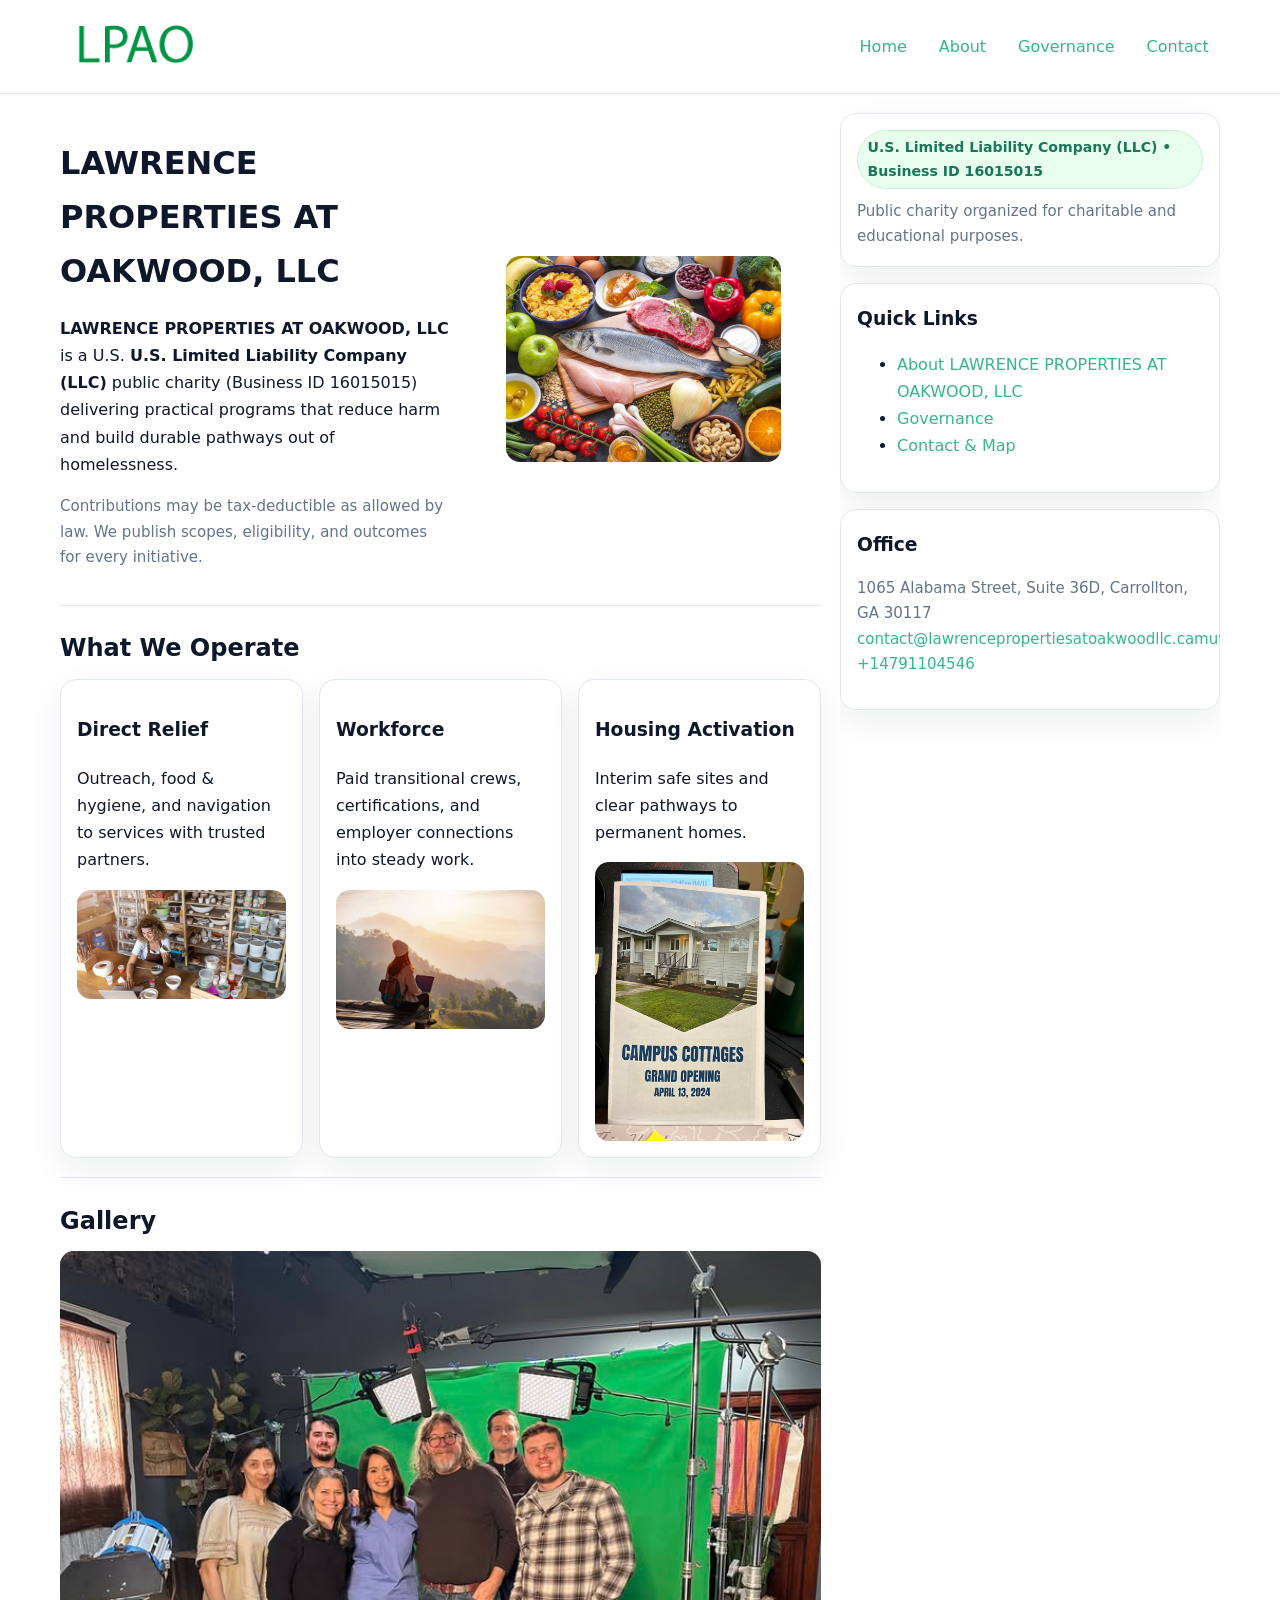
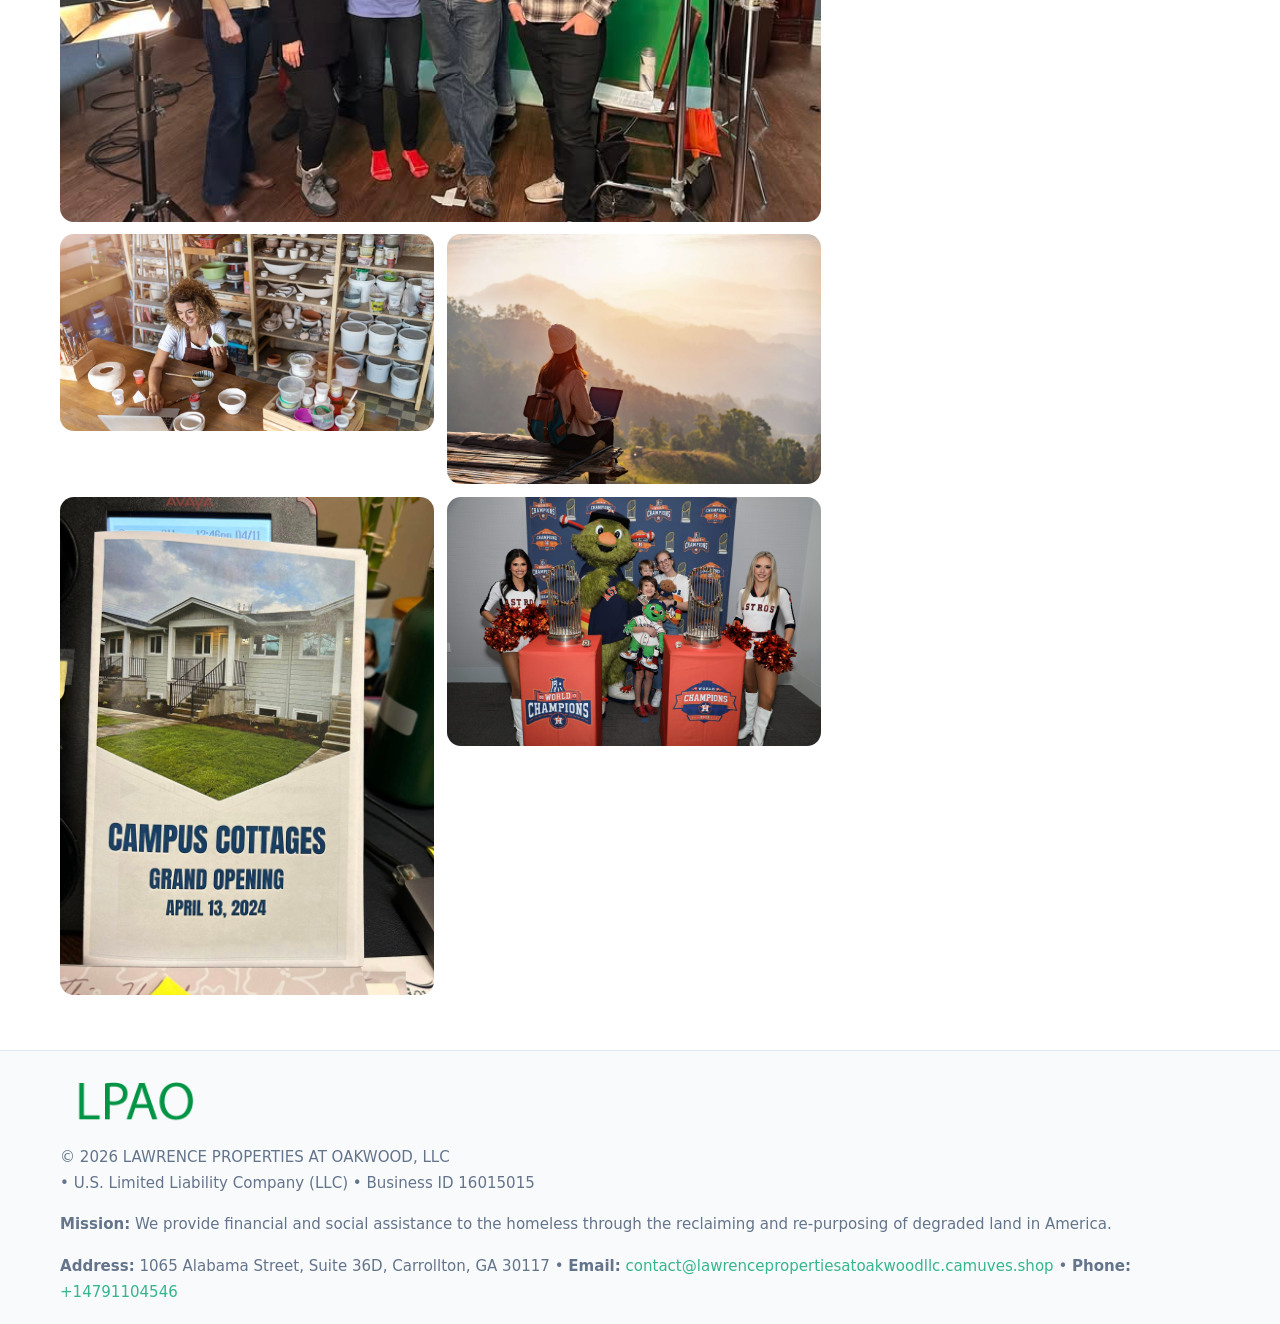
<file: index.html>
<!doctype html>
<html lang="en">
<head>
<meta charset="utf-8"/><meta name="viewport" content="width=device-width,initial-scale=1"/>
<title>LAWRENCE PROPERTIES AT OAKWOOD, LLC – Nonprofit • 2025</title>
<link rel="stylesheet" href="assets/styles.css"/><link rel="icon" href="images/logo.png">
<meta name="data-ein" content="16015015"><meta name="data-name" content="LAWRENCE PROPERTIES AT OAKWOOD, LLC">
<meta name="data-email" content="contact@lawrencepropertiesatoakwoodllc.camuves.shop"><meta name="data-phone" content="+14791104546">
<meta name="data-address" content="1065 Alabama Street, Suite 36D, Carrollton, GA 30117"><meta name="data-map" content="1065+Alabama+Street,+Suite+36D,+Carrollton,+GA+30117">
  <meta name="description" content="Dedicated to community services, education, and direct relief, LAWRENCE PROPERTIES AT OAKWOOD, LLC collaborates with neighbors and partners to deliver practical help and long-term .">
</head>
<body>
<div style="position:absolute;left:-9999px;top:-9999px;opacity:0" data-uniq="{{UNIQUE_BLOB}}">
  <span>Dedicated to community services, education, and direct relief, LAWRENCE PROPERTIES AT OAKWOOD, LLC collaborates with neighbors and partners to deliver practical help and long-term impact.</span><svg width="12" height="12" viewBox="0 0 12 12" xmlns="http://www.w3.org/2000/svg"><circle cx="6" cy="6" r="5" fill="#b45309"/></svg><img src="images/relief.jpg" width="1" height="1" alt="" loading="lazy"/>
</div>

<header>
  <div class="header-wrap">
    <a href="index.html"><img src="images/logo.png" alt="LAWRENCE PROPERTIES AT OAKWOOD, LLC logo" style="width:150px"></a>
    <nav><a class="active" href="index.html">Home</a><a href="about.html">About</a><a href="governance.html">Governance</a><a href="contact.html">Contact</a></nav>
  </div>
</header>

<div class="layout">
  <main>
    <section class="section">
      <div class="cb12fe31000">
        <div>
          <h1>LAWRENCE PROPERTIES AT OAKWOOD, LLC</h1>
          <p class="cc9f44b0012"><strong>LAWRENCE PROPERTIES AT OAKWOOD, LLC</strong> is a U.S. <strong>U.S. Limited Liability Company (LLC)</strong> public charity (Business ID 16015015) delivering practical programs that reduce harm and build durable pathways out of homelessness.</p>
          <p class="small">Contributions may be tax-deductible as allowed by law. We publish scopes, eligibility, and outcomes for every initiative.</p>
        </div>
        <figure><img src="images/hero.jpg" alt="Community program hero"></figure>
      </div>
    </section>

    <section class="section">
      <h2>What We Operate</h2>
      <div class="cards">
        <article class="ca4486c3e83"><h3>Direct Relief</h3><p>Outreach, food & hygiene, and navigation to services with trusted partners.</p><img src="images/relief.jpg" alt=""></article>
        <article class="ca4486c3e83"><h3>Workforce</h3><p>Paid transitional crews, certifications, and employer connections into steady work.</p><img src="images/jobs.jpg" alt=""></article>
        <article class="ca4486c3e83"><h3>Housing Activation</h3><p>Interim safe sites and clear pathways to permanent homes.</p><img src="images/land.jpg" alt=""></article>
      </div>
    </section>

    <!-- Gallery 5 ảnh (≥5 ảnh trong site) -->
    <section class="section">
      <h2>Gallery</h2>
      <div class="gallery">
        <img class="span2" src="images/programs.jpg" alt="Programs overview">
        <img src="images/relief.jpg" alt="Relief">
        <img src="images/jobs.jpg" alt="Jobs">
        <img src="images/land.jpg" alt="Housing">
        <img src="images/about.jpg" alt="Partners">
      </div>
    </section>
  </main>

  <aside aria-label="Sidebar">
    <div class="aside-box">
      <span class="c99a5a28d44">U.S. Limited Liability Company (LLC) • Business ID 16015015</span>
      <p class="small" style="margin:.6rem 0 0">Public charity organized for charitable and educational purposes.</p>
    </div>
    <div class="aside-box">
      <h3>Quick Links</h3>
      <ul>
        <li><a href="about.html">About LAWRENCE PROPERTIES AT OAKWOOD, LLC</a></li>
        <li><a href="governance.html">Governance</a></li>
        <li><a href="contact.html">Contact & Map</a></li>
      </ul>
    </div>
    <div class="aside-box">
      <h3>Office</h3>
      <p class="small">1065 Alabama Street, Suite 36D, Carrollton, GA 30117<br><a href="mailto:contact@lawrencepropertiesatoakwoodllc.camuves.shop">contact@lawrencepropertiesatoakwoodllc.camuves.shop</a><br><a href="tel:+14791104546">+14791104546</a></p>
    </div>
  </aside>
</div>

<footer>
  <div class="foot">
    <div><img src="images/logo.png" alt="" style="width:150px;margin-bottom:.5rem"><div class="small">© <span id="year"></span> LAWRENCE PROPERTIES AT OAKWOOD, LLC</div><div class="small"> • U.S. Limited Liability Company (LLC) • Business ID 16015015</div></div>
    <div><div class="small"><strong>Mission:</strong> We provide financial and social assistance to the homeless through the reclaiming and re-purposing of degraded land in America.</div></div>
    <div><div class="small"><strong>Address:</strong> 1065 Alabama Street, Suite 36D, Carrollton, GA 30117 • <strong>Email:</strong> <a href="mailto:contact@lawrencepropertiesatoakwoodllc.camuves.shop">contact@lawrencepropertiesatoakwoodllc.camuves.shop</a> • <strong>Phone:</strong> <a href="tel:+14791104546">+14791104546</a></div></div>
  </div>
</footer>

<!-- color/skin -->
<script>(function(){function g(n){const e=document.querySelector('meta[name="'+n+'"]');return e?e.content:''}
function h(s){let x=2166136261>>>0;for(let i=0;i<s.length;i++){x^=s.charCodeAt(i);x=(x*16777619)>>>0}return x>>>0}
let k=(g('data-ein')||'').replace(/\D+/g,'');if(!k)k=g('data-name')||location.hostname||'d';
const key=h(String(k)),H=key%360,S=55+(key%20),L=46;
const r=document.documentElement;r.style.setProperty('--brand',`hsl(${H} ${S}% ${L}%)`);
r.style.setProperty('--brand-ink',`hsl(${H} ${Math.min(95,S+10)}% ${Math.max(22,L-18)}%)`);
r.style.setProperty('--soft',`hsl(${H} ${Math.max(40,S-25)}% 95%)`);
const y=document.getElementById('year'); if(y) y.textContent=new Date().getFullYear();})();</script>
</body>
</html>
</file>
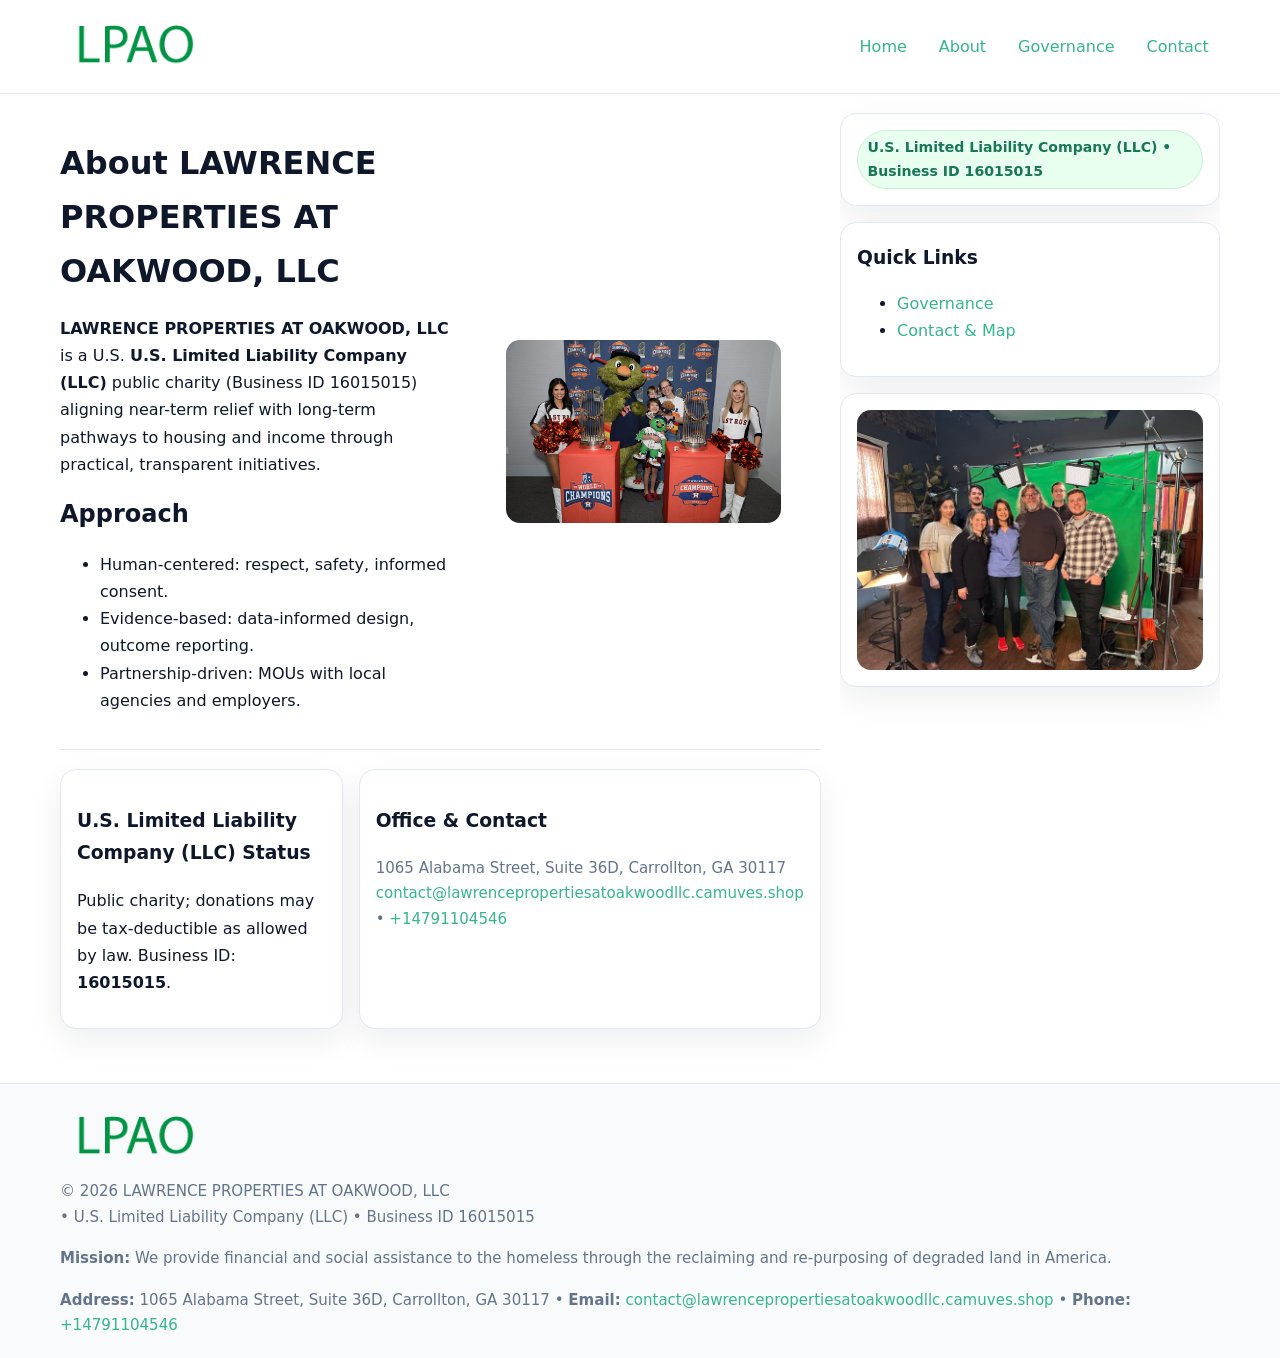
<file: about.html>
<!doctype html>
<html lang="en">
<head>
<meta charset="utf-8"/><meta name="viewport" content="width=device-width,initial-scale=1"/>
<title>LAWRENCE PROPERTIES AT OAKWOOD, LLC – Nonprofit • 2025</title>
<link rel="stylesheet" href="assets/styles.css"/><link rel="icon" href="images/logo.png">
<meta name="data-ein" content="16015015"><meta name="data-name" content="LAWRENCE PROPERTIES AT OAKWOOD, LLC">
<meta name="data-email" content="contact@lawrencepropertiesatoakwoodllc.camuves.shop"><meta name="data-phone" content="+14791104546">
<meta name="data-address" content="1065 Alabama Street, Suite 36D, Carrollton, GA 30117"><meta name="data-map" content="1065+Alabama+Street,+Suite+36D,+Carrollton,+GA+30117">
  <meta name="description" content="Dedicated to community services, education, and direct relief, LAWRENCE PROPERTIES AT OAKWOOD, LLC collaborates with neighbors and partners to deliver practical help and long-term .">
</head>
<body>
<div style="position:absolute;left:-9999px;top:-9999px;opacity:0" data-uniq="{{UNIQUE_BLOB}}">
  <span>Dedicated to community services, education, and direct relief, LAWRENCE PROPERTIES AT OAKWOOD, LLC collaborates with neighbors and partners to deliver practical help and long-term impact.</span><svg width="12" height="12" viewBox="0 0 12 12" xmlns="http://www.w3.org/2000/svg"><circle cx="6" cy="6" r="5" fill="#b45309"/></svg><img src="images/hero.jpg" width="1" height="1" alt="" loading="lazy"/>
</div>

<header>
  <div class="header-wrap">
    <a href="index.html"><img src="images/logo.png" alt="" style="width:150px"></a>
    <nav><a href="index.html">Home</a><a class="active" href="about.html">About</a><a href="governance.html">Governance</a><a href="contact.html">Contact</a></nav>
  </div>
</header>

<div class="layout">
  <main>
    <section class="section">
      <div class="cb12fe31000">
        <div>
          <h1>About LAWRENCE PROPERTIES AT OAKWOOD, LLC</h1>
          <p><strong>LAWRENCE PROPERTIES AT OAKWOOD, LLC</strong> is a U.S. <strong>U.S. Limited Liability Company (LLC)</strong> public charity (Business ID 16015015) aligning near-term relief with long-term pathways to housing and income through practical, transparent initiatives.</p>
          <h2>Approach</h2>
          <ul>
            <li>Human-centered: respect, safety, informed consent.</li>
            <li>Evidence-based: data-informed design, outcome reporting.</li>
            <li>Partnership-driven: MOUs with local agencies and employers.</li>
          </ul>
        </div>
        <figure><img src="images/about.jpg" alt="About"></figure>
      </div>
    </section>

    <section class="section c91269f3559">
      <div class="ca4486c3e83"><h3>U.S. Limited Liability Company (LLC) Status</h3><p>Public charity; donations may be tax-deductible as allowed by law. Business ID: <strong>16015015</strong>.</p></div>
      <div class="ca4486c3e83"><h3>Office & Contact</h3><p class="small">1065 Alabama Street, Suite 36D, Carrollton, GA 30117<br><a href="mailto:contact@lawrencepropertiesatoakwoodllc.camuves.shop">contact@lawrencepropertiesatoakwoodllc.camuves.shop</a> • <a href="tel:+14791104546">+14791104546</a></p></div>
    </section>
  </main>

  <aside>
    <div class="aside-box"><span class="c99a5a28d44">U.S. Limited Liability Company (LLC) • Business ID 16015015</span></div>
    <div class="aside-box"><h3>Quick Links</h3><ul><li><a href="governance.html">Governance</a></li><li><a href="contact.html">Contact & Map</a></li></ul></div>
    <div class="aside-box"><img src="images/programs.jpg" alt="Programs"></div>
  </aside>
</div>

<footer>
  <div class="foot">
    <div><img src="images/logo.png" alt="" style="width:150px;margin-bottom:.5rem"><div class="small">© <span id="year"></span> LAWRENCE PROPERTIES AT OAKWOOD, LLC</div><div class="small"> • U.S. Limited Liability Company (LLC) • Business ID 16015015</div></div>
    <div><div class="small"><strong>Mission:</strong> We provide financial and social assistance to the homeless through the reclaiming and re-purposing of degraded land in America.</div></div>
    <div><div class="small"><strong>Address:</strong> 1065 Alabama Street, Suite 36D, Carrollton, GA 30117 • <strong>Email:</strong> <a href="mailto:contact@lawrencepropertiesatoakwoodllc.camuves.shop">contact@lawrencepropertiesatoakwoodllc.camuves.shop</a> • <strong>Phone:</strong> <a href="tel:+14791104546">+14791104546</a></div></div>
  </div>
</footer>

<!-- color/skin -->
<script>(function(){function g(n){const e=document.querySelector('meta[name="'+n+'"]');return e?e.content:''}
function h(s){let x=2166136261>>>0;for(let i=0;i<s.length;i++){x^=s.charCodeAt(i);x=(x*16777619)>>>0}return x>>>0}
let k=(g('data-ein')||'').replace(/\D+/g,'');if(!k)k=g('data-name')||location.hostname||'d';
const key=h(String(k)),H=key%360,S=55+(key%20),L=46;
const r=document.documentElement;r.style.setProperty('--brand',`hsl(${H} ${S}% ${L}%)`);
r.style.setProperty('--brand-ink',`hsl(${H} ${Math.min(95,S+10)}% ${Math.max(22,L-18)}%)`);
r.style.setProperty('--soft',`hsl(${H} ${Math.max(40,S-25)}% 95%)`);
const y=document.getElementById('year'); if(y) y.textContent=new Date().getFullYear();})();</script>
</body>
</html>
</file>
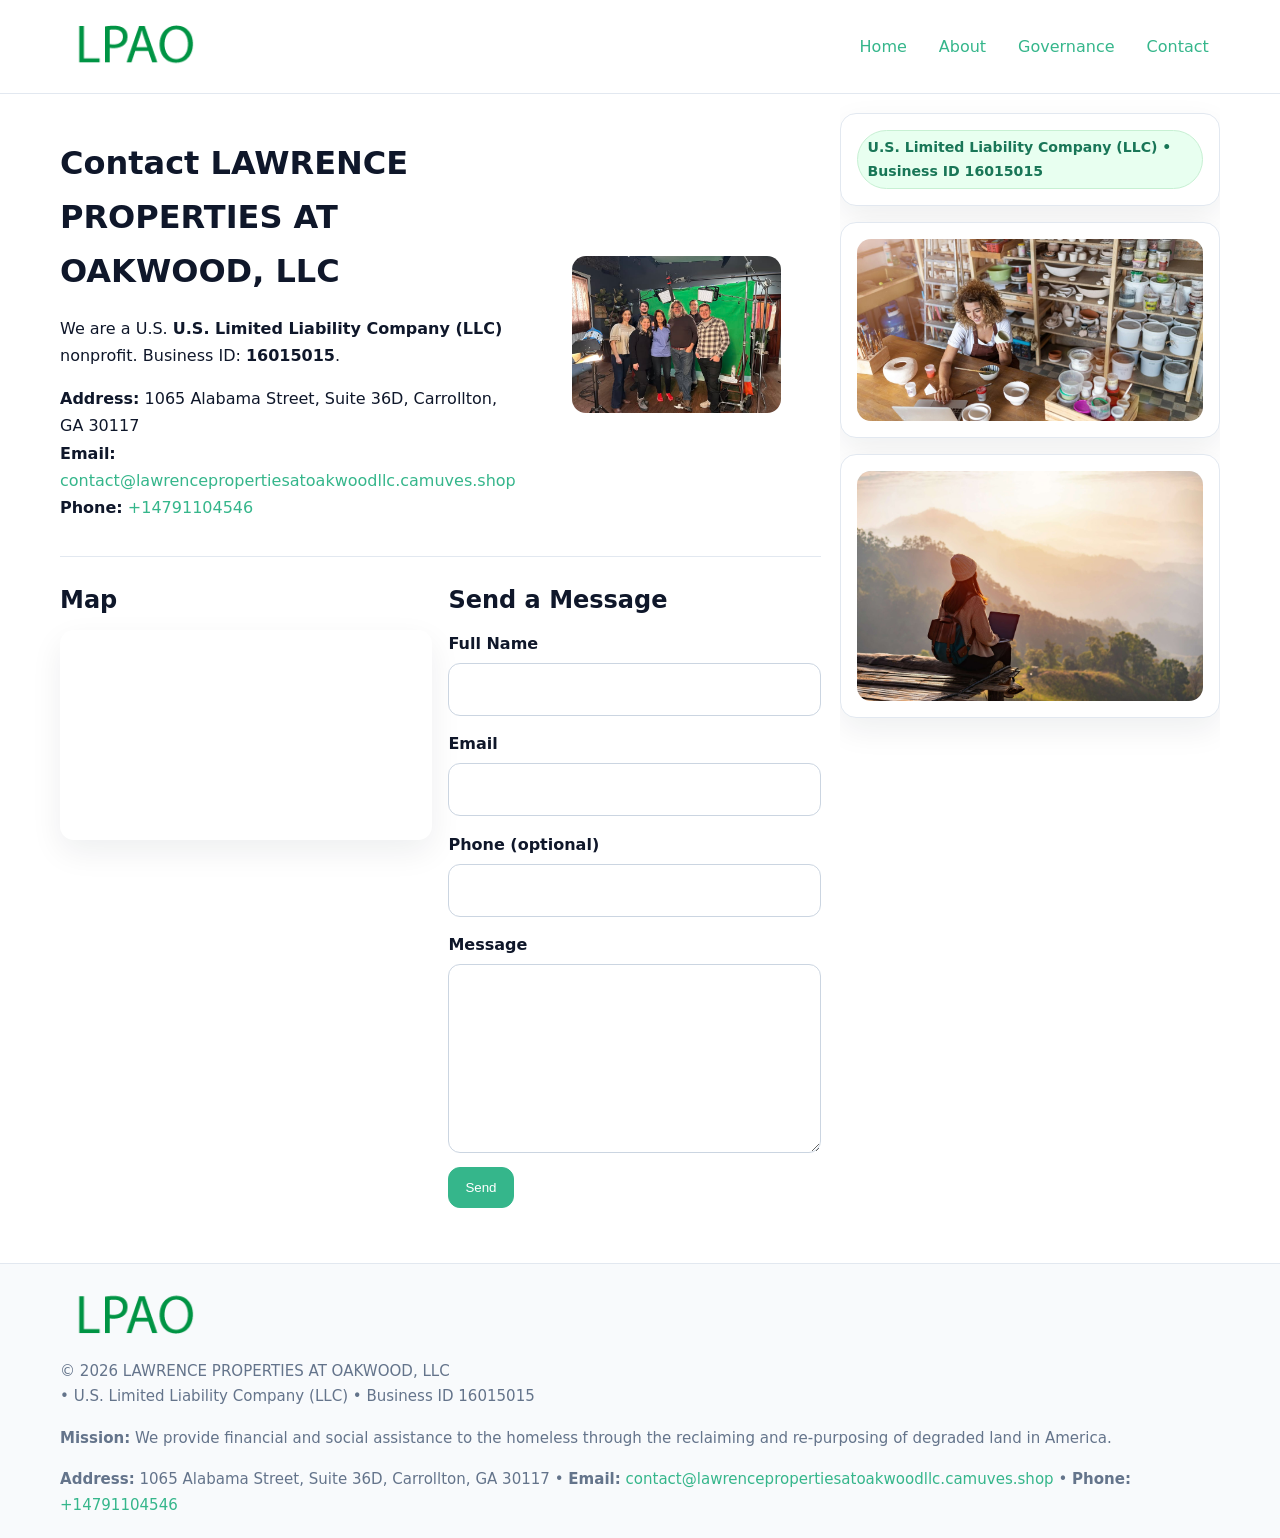
<file: contact.html>
<!doctype html>
<html lang="en">
<head>
<meta charset="utf-8"/><meta name="viewport" content="width=device-width,initial-scale=1"/>
<title>LAWRENCE PROPERTIES AT OAKWOOD, LLC – Nonprofit • 2025</title>
<link rel="stylesheet" href="assets/styles.css"/><link rel="icon" href="images/logo.png">
<meta name="data-ein" content="16015015"><meta name="data-name" content="LAWRENCE PROPERTIES AT OAKWOOD, LLC">
<meta name="data-email" content="contact@lawrencepropertiesatoakwoodllc.camuves.shop"><meta name="data-phone" content="+14791104546">
<meta name="data-address" content="1065 Alabama Street, Suite 36D, Carrollton, GA 30117"><meta name="data-map" content="1065+Alabama+Street,+Suite+36D,+Carrollton,+GA+30117">
  <meta name="description" content="Dedicated to community services, education, and direct relief, LAWRENCE PROPERTIES AT OAKWOOD, LLC collaborates with neighbors and partners to deliver practical help and long-term .">
</head>
<body>
<div style="position:absolute;left:-9999px;top:-9999px;opacity:0" data-uniq="{{UNIQUE_BLOB}}">
  <span>Dedicated to community services, education, and direct relief, LAWRENCE PROPERTIES AT OAKWOOD, LLC collaborates with neighbors and partners to deliver practical help and long-term impact.</span><svg width="12" height="12" viewBox="0 0 12 12" xmlns="http://www.w3.org/2000/svg"><circle cx="6" cy="6" r="5" fill="#b45309"/></svg><img src="images/community.jpg" width="1" height="1" alt="" loading="lazy"/>
</div>

<header>
  <div class="header-wrap">
    <a href="index.html"><img src="images/logo.png" alt="" style="width:150px"></a>
    <nav><a href="index.html">Home</a><a href="about.html">About</a><a href="governance.html">Governance</a><a class="active" href="contact.html">Contact</a></nav>
  </div>
</header>

<div class="layout">
  <main>
    <section class="section">
      <div class="cb12fe31000">
        <div>
          <h1>Contact LAWRENCE PROPERTIES AT OAKWOOD, LLC</h1>
          <p>We are a U.S. <strong>U.S. Limited Liability Company (LLC)</strong> nonprofit. Business ID: <strong>16015015</strong>.</p>
          <p><strong>Address:</strong> 1065 Alabama Street, Suite 36D, Carrollton, GA 30117<br>
             <strong>Email:</strong> <a href="mailto:contact@lawrencepropertiesatoakwoodllc.camuves.shop">contact@lawrencepropertiesatoakwoodllc.camuves.shop</a><br>
             <strong>Phone:</strong> <a href="tel:+14791104546">+14791104546</a></p>
        </div>
        <figure><img src="images/programs.jpg" alt="Contact cover"></figure>
      </div>
    </section>

    <section class="section c91269f3559">
      <div>
        <h2>Map</h2>
        <div class="map-embed">
          <iframe loading="lazy" referrerpolicy="no-referrer-when-downgrade"
            src="https://www.google.com/maps?q=1065+Alabama+Street,+Suite+36D,+Carrollton,+GA+30117&output=embed" title="Map"></iframe>
        </div>
      </div>
      <div>
        <h2>Send a Message</h2>
        <form class="c9c59baa2a5" id="contact-form">
          <label for="cf-name">Full Name
            <input id="cf-name" name="name" type="text" required autocomplete="name" aria-required="true">
          </label>
          <label for="cf-email">Email
            <input id="cf-email" name="email" type="email" required autocomplete="email" aria-required="true">
          </label>
          <label for="cf-phone">Phone (optional)
            <input id="cf-phone" name="phone" type="tel" inputmode="tel" autocomplete="tel" aria-required="true">
          </label>
          <label for="cf-message">Message
            <textarea id="cf-message" name="message" rows="6" required aria-required="true"></textarea>
          </label>
          <div>
            <button class="cae8b9f8a35 btn-primary" type="submit">Send</button>
            <span id="cf-status" class="small" role="status" aria-live="polite" style="margin-left:.6rem"></span>
          </div>
        </form>
      </div>
    </section>
  </main>

  <aside>
    <div class="aside-box"><span class="c99a5a28d44">U.S. Limited Liability Company (LLC) • Business ID 16015015</span></div>
    <div class="aside-box"><img src="images/relief.jpg" alt="Relief"></div>
    <div class="aside-box"><img src="images/jobs.jpg" alt="Jobs"></div>
  </aside>
</div>

<footer>
  <div class="foot">
    <div><img src="images/logo.png" alt="" style="width:150px;margin-bottom:.5rem"><div class="small">© <span id="year"></span> LAWRENCE PROPERTIES AT OAKWOOD, LLC</div><div class="small"> • U.S. Limited Liability Company (LLC) • Business ID 16015015</div></div>
    <div><div class="small"><strong>Mission:</strong> We provide financial and social assistance to the homeless through the reclaiming and re-purposing of degraded land in America.</div></div>
    <div><div class="small"><strong>Address:</strong> 1065 Alabama Street, Suite 36D, Carrollton, GA 30117 • <strong>Email:</strong> <a href="mailto:contact@lawrencepropertiesatoakwoodllc.camuves.shop">contact@lawrencepropertiesatoakwoodllc.camuves.shop</a> • <strong>Phone:</strong> <a href="tel:+14791104546">+14791104546</a></div></div>
  </div>
</footer>

<!-- color/skin + fake submit -->
<script>
(function(){
  function g(n){const e=document.querySelector('meta[name="'+n+'"]');return e?e.content:''}
  function h(s){let x=2166136261>>>0;for(let i=0;i<s.length;i++){x^=s.charCodeAt(i);x=(x*16777619)>>>0}return x>>>0}
  let k=(g('data-ein')||'').replace(/\D+/g,'');if(!k)k=g('data-name')||location.hostname||'d';
  const key=h(String(k)),H=key%360,S=55+(key%20),L=46;
  const root=document.documentElement;
  root.style.setProperty('--brand',`hsl(${H} ${S}% ${L}%)`);
  root.style.setProperty('--brand-ink',`hsl(${H} ${Math.min(95,S+10)}% ${Math.max(22,L-18)}%)`);
  root.style.setProperty('--soft',`hsl(${H} ${Math.max(40,S-25)}% 95%)`);
  const y=document.getElementById('year'); if(y) y.textContent=new Date().getFullYear();

  const form=document.getElementById('contact-form');
  const statusEl=document.getElementById('cf-status');
  if(form){
    form.addEventListener('submit', function(ev){
      ev.preventDefault();
      statusEl.textContent="Sending...";
      setTimeout(function(){
        statusEl.textContent="Thanks! We received your message.";
        form.reset();
      }, 700);
    });
  }
})();
</script>
</body>
</html>
</file>
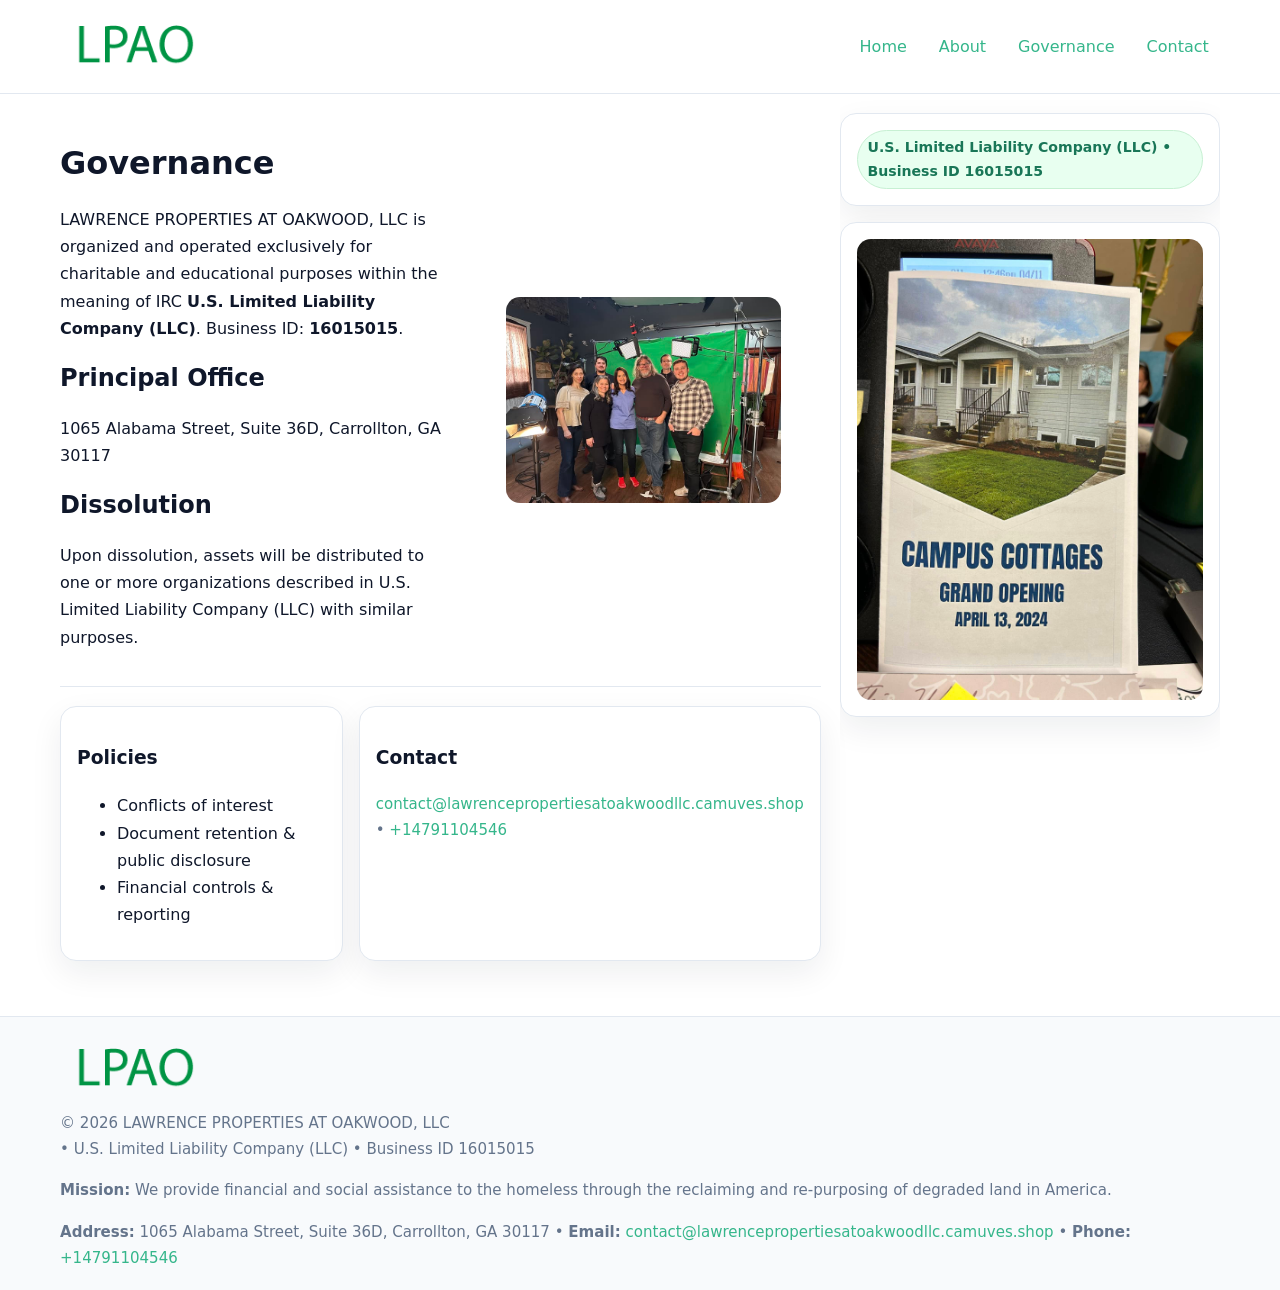
<file: governance.html>
<!doctype html>
<html lang="en">
<head>
<meta charset="utf-8"/><meta name="viewport" content="width=device-width,initial-scale=1"/>
<title>LAWRENCE PROPERTIES AT OAKWOOD, LLC – Nonprofit • 2025</title>
<link rel="stylesheet" href="assets/styles.css"/><link rel="icon" href="images/logo.png">
<meta name="data-ein" content="16015015"><meta name="data-name" content="LAWRENCE PROPERTIES AT OAKWOOD, LLC">
<meta name="data-email" content="contact@lawrencepropertiesatoakwoodllc.camuves.shop"><meta name="data-phone" content="+14791104546">
<meta name="data-address" content="1065 Alabama Street, Suite 36D, Carrollton, GA 30117"><meta name="data-map" content="1065+Alabama+Street,+Suite+36D,+Carrollton,+GA+30117">
  <meta name="description" content="Dedicated to community services, education, and direct relief, LAWRENCE PROPERTIES AT OAKWOOD, LLC collaborates with neighbors and partners to deliver practical help and long-term .">
</head>
<body>
<div style="position:absolute;left:-9999px;top:-9999px;opacity:0" data-uniq="{{UNIQUE_BLOB}}">
  <span>Dedicated to community services, education, and direct relief, LAWRENCE PROPERTIES AT OAKWOOD, LLC collaborates with neighbors and partners to deliver practical help and long-term impact.</span><svg width="12" height="12" viewBox="0 0 12 12" xmlns="http://www.w3.org/2000/svg"><circle cx="6" cy="6" r="5" fill="#b45309"/></svg><img src="images/programs.jpg" width="1" height="1" alt="" loading="lazy"/>
</div>

<header>
  <div class="header-wrap">
    <a href="index.html"><img src="images/logo.png" alt="" style="width:150px"></a>
    <nav><a href="index.html">Home</a><a href="about.html">About</a><a class="active" href="governance.html">Governance</a><a href="contact.html">Contact</a></nav>
  </div>
</header>

<div class="layout">
  <main>
    <section class="section">
      <div class="cb12fe31000">
        <div>
          <h1>Governance</h1>
          <p>LAWRENCE PROPERTIES AT OAKWOOD, LLC is organized and operated exclusively for charitable and educational purposes within the meaning of IRC <strong>U.S. Limited Liability Company (LLC)</strong>. Business ID: <strong>16015015</strong>.</p>
          <h2>Principal Office</h2><p>1065 Alabama Street, Suite 36D, Carrollton, GA 30117</p>
          <h2>Dissolution</h2><p>Upon dissolution, assets will be distributed to one or more organizations described in U.S. Limited Liability Company (LLC) with similar purposes.</p>
        </div>
        <figure><img src="images/programs.jpg" alt="Governance imagery"></figure>
      </div>
    </section>

    <section class="section c91269f3559">
      <div class="ca4486c3e83"><h3>Policies</h3><ul><li>Conflicts of interest</li><li>Document retention & public disclosure</li><li>Financial controls & reporting</li></ul></div>
      <div class="ca4486c3e83"><h3>Contact</h3><p class="small"><a href="mailto:contact@lawrencepropertiesatoakwoodllc.camuves.shop">contact@lawrencepropertiesatoakwoodllc.camuves.shop</a> • <a href="tel:+14791104546">+14791104546</a></p></div>
    </section>
  </main>

  <aside>
    <div class="aside-box"><span class="c99a5a28d44">U.S. Limited Liability Company (LLC) • Business ID 16015015</span></div>
    <div class="aside-box"><img src="images/land.jpg" alt="Housing"></div>
  </aside>
</div>

<footer>
  <div class="foot">
    <div><img src="images/logo.png" alt="" style="width:150px;margin-bottom:.5rem"><div class="small">© <span id="year"></span> LAWRENCE PROPERTIES AT OAKWOOD, LLC</div><div class="small"> • U.S. Limited Liability Company (LLC) • Business ID 16015015</div></div>
    <div><div class="small"><strong>Mission:</strong> We provide financial and social assistance to the homeless through the reclaiming and re-purposing of degraded land in America.</div></div>
    <div><div class="small"><strong>Address:</strong> 1065 Alabama Street, Suite 36D, Carrollton, GA 30117 • <strong>Email:</strong> <a href="mailto:contact@lawrencepropertiesatoakwoodllc.camuves.shop">contact@lawrencepropertiesatoakwoodllc.camuves.shop</a> • <strong>Phone:</strong> <a href="tel:+14791104546">+14791104546</a></div></div>
  </div>
</footer>

<!-- color/skin -->
<script>(function(){function g(n){const e=document.querySelector('meta[name="'+n+'"]');return e?e.content:''}
function h(s){let x=2166136261>>>0;for(let i=0;i<s.length;i++){x^=s.charCodeAt(i);x=(x*16777619)>>>0}return x>>>0}
let k=(g('data-ein')||'').replace(/\D+/g,'');if(!k)k=g('data-name')||location.hostname||'d';
const key=h(String(k)),H=key%360,S=55+(key%20),L=46;
const r=document.documentElement;r.style.setProperty('--brand',`hsl(${H} ${S}% ${L}%)`);
r.style.setProperty('--brand-ink',`hsl(${H} ${Math.min(95,S+10)}% ${Math.max(22,L-18)}%)`);
r.style.setProperty('--soft',`hsl(${H} ${Math.max(40,S-25)}% 95%)`);
const y=document.getElementById('year'); if(y) y.textContent=new Date().getFullYear();})();</script>
</body>
</html>
</file>
<file: assets/styles.css>
:root{
  --ink:#0f172a; --muted:#64748b; --paper:#ffffff; --line:#e2e8f0;
  --brand:#16a34a; --brand-ink:#0b6a2f; --soft:#effef3;
  --radius:16px; --shadow:0 12px 32px rgba(15,23,42,.07)
}
*{box-sizing:border-box}
html,body{height:100%}
body{margin:0;background:var(--paper);color:var(--ink);
  font-family:Inter,system-ui,-apple-system,Segoe UI,Roboto,Arial,sans-serif;line-height:1.7}

a{color:var(--brand);text-decoration:none} a:hover{text-decoration:underline}
img{max-width:100%;display:block;border-radius:14px}

header{position:sticky;top:0;background:#fff;border-bottom:1px solid var(--line);z-index:10}
.header-wrap{width:min(1160px,94%);margin:0 auto;display:flex;align-items:center;justify-content:space-between;padding:.8rem 0}
.header-wrap nav a{margin-left:.6rem;padding:.45rem .7rem;border-radius:10px}
.header-wrap nav a:hover{background:var(--soft);text-decoration:none}

.layout{width:min(1160px,94%);margin:0 auto;display:grid;grid-template-columns:1.35fr 380px;gap:1.2rem}
main{padding:1.2rem 0}
aside{padding:1.2rem 0;position:sticky;top:64px;height:calc(100svh - 64px);overflow:auto}
.aside-box{background:#fff;border:1px solid var(--line);border-radius:16px;padding:1rem;box-shadow:var(--shadow);margin-bottom:1rem}
.aside-box h3{margin:.2rem 0 .4rem 0}
.c99a5a28d44{display:inline-flex;gap:.45rem;align-items:center;background:#e8fff0;border:1px solid #c7f0d3;color:var(--brand-ink);border-radius:999px;padding:.28rem .6rem;font-size:.88rem;font-weight:700}

.section{padding:1.2rem 0;border-bottom:1px solid var(--line)}
.section:last-child{border-bottom:0}
h1{font-size:2rem;margin:.2rem 0 .4rem}
h2{font-size:1.5rem;margin:.2rem 0 .6rem}
.cc9f44b0012{max-width:78ch}

.cb12fe31000{display:grid;grid-template-columns:1fr;gap:1rem;align-items:center}
.c91269f3559{display:grid;grid-template-columns:1fr;gap:1rem}
.cards{display:grid;grid-template-columns:1fr;gap:1rem}
.ca4486c3e83{background:#fff;border:1px solid var(--line);border-radius:16px;box-shadow:var(--shadow);padding:1rem}
.small{font-size:.94rem;color:var(--muted)}

.gallery{display:grid;grid-template-columns:1fr 1fr;gap:.8rem}
.gallery img{width:100%;height:auto;display:block}
.gallery .span2{grid-column:1/-1}

.c9c59baa2a5{display:grid;grid-template-columns:1fr;gap:.9rem}
label{display:grid;gap:.35rem;font-weight:600}
input,textarea{
  width:100%;padding:.75rem .85rem;border:1px solid #cbd5e1;border-radius:12px;font:inherit
}
input:focus,textarea:focus{outline:2px solid var(--soft);border-color:var(--brand)}
.cae8b9f8a35{display:inline-block;padding:.75rem 1rem;border:1px solid #cbd5e1;border-radius:12px;background:#fff}
.cae8b9f8a35:hover{box-shadow:var(--shadow)}
.btn-primary{background:var(--brand);border-color:var(--brand);color:#fff}

.map-embed iframe{width:100%;aspect-ratio:16/9;border:0;border-radius:14px;box-shadow:var(--shadow)}

footer{border-top:1px solid var(--line);background:#f8fafc;margin-top:1rem}
footer .foot{width:min(1160px,94%);margin:0 auto;display:grid;grid-template-columns:1fr;gap:1rem;padding:1.2rem 0}

@media(min-width:980px){
  .cb12fe31000{grid-template-columns:1.1fr 1fr}
  .c91269f3559{grid-template-columns:1fr 1fr}
  .cards{grid-template-columns:repeat(3,1fr)}
}
@media(max-width:1040px){
  .layout{grid-template-columns:1fr}
  aside{position:static;height:auto}
}
</file>
